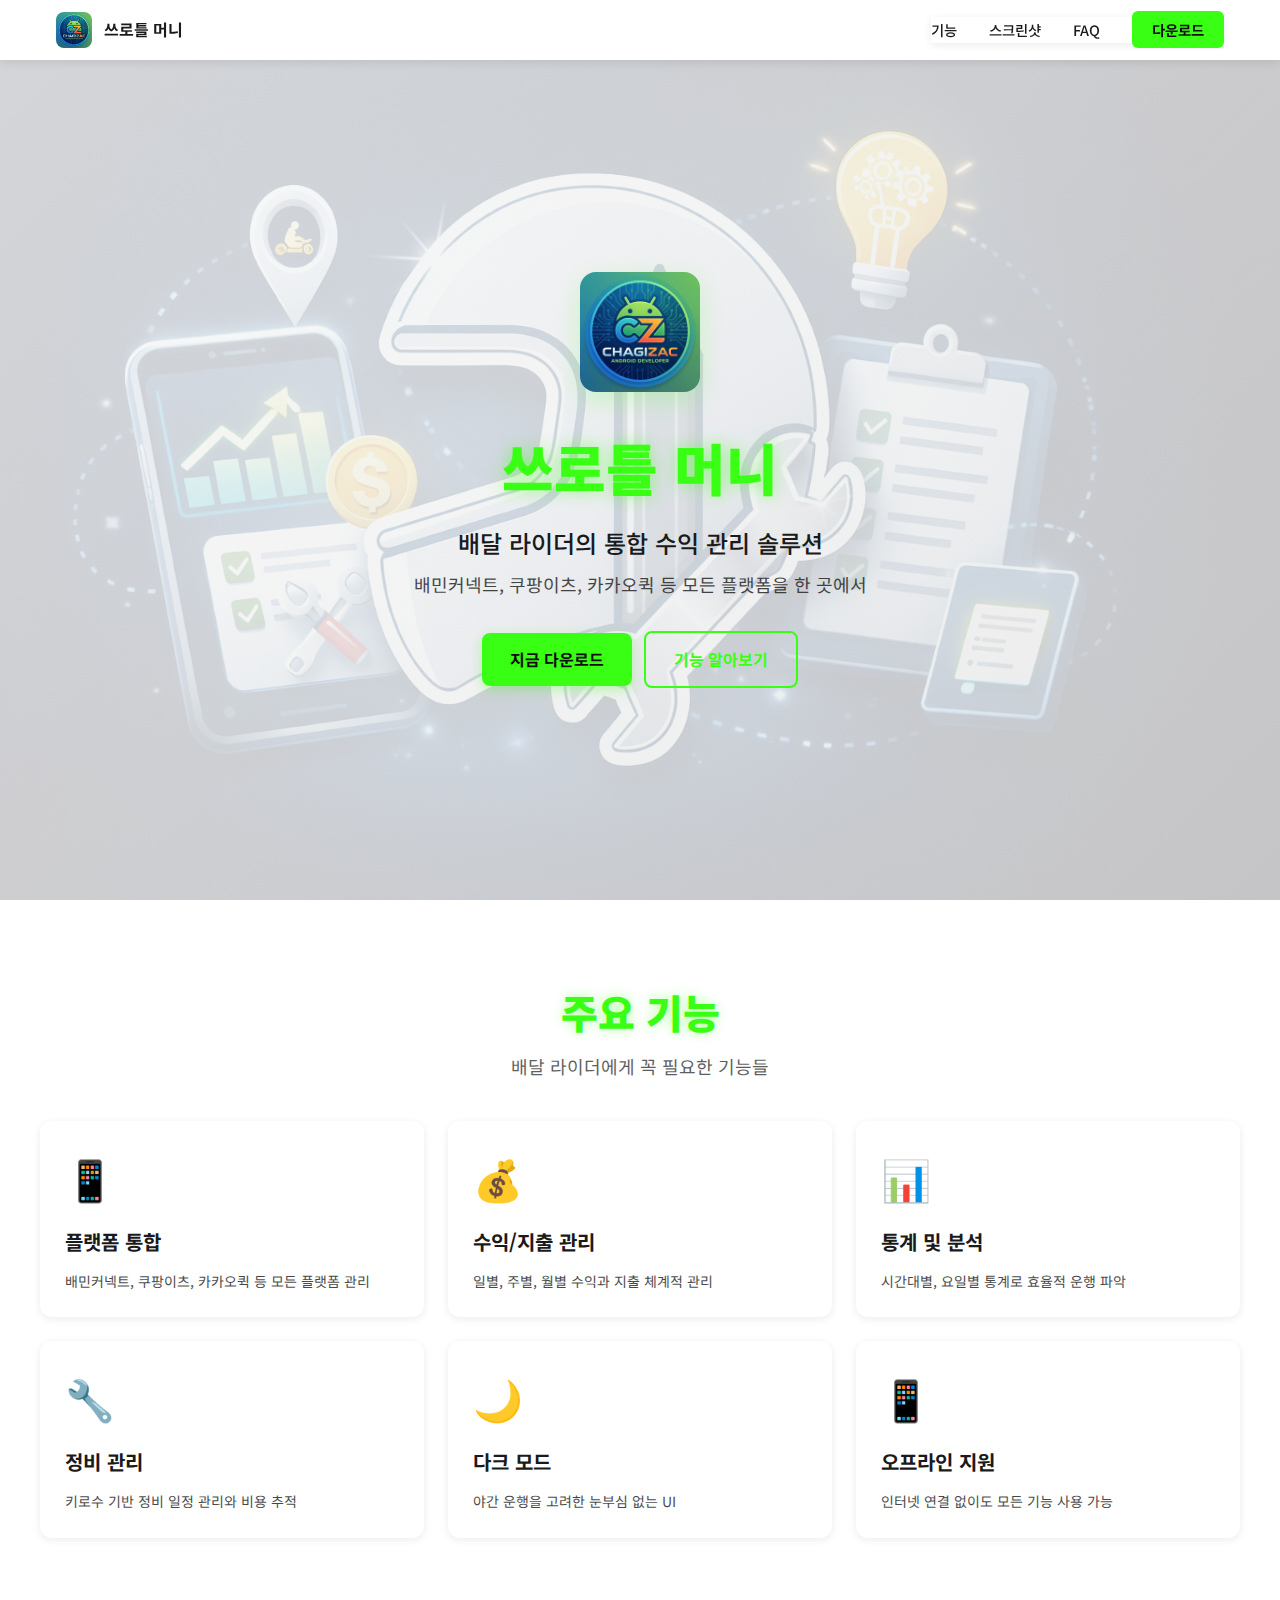
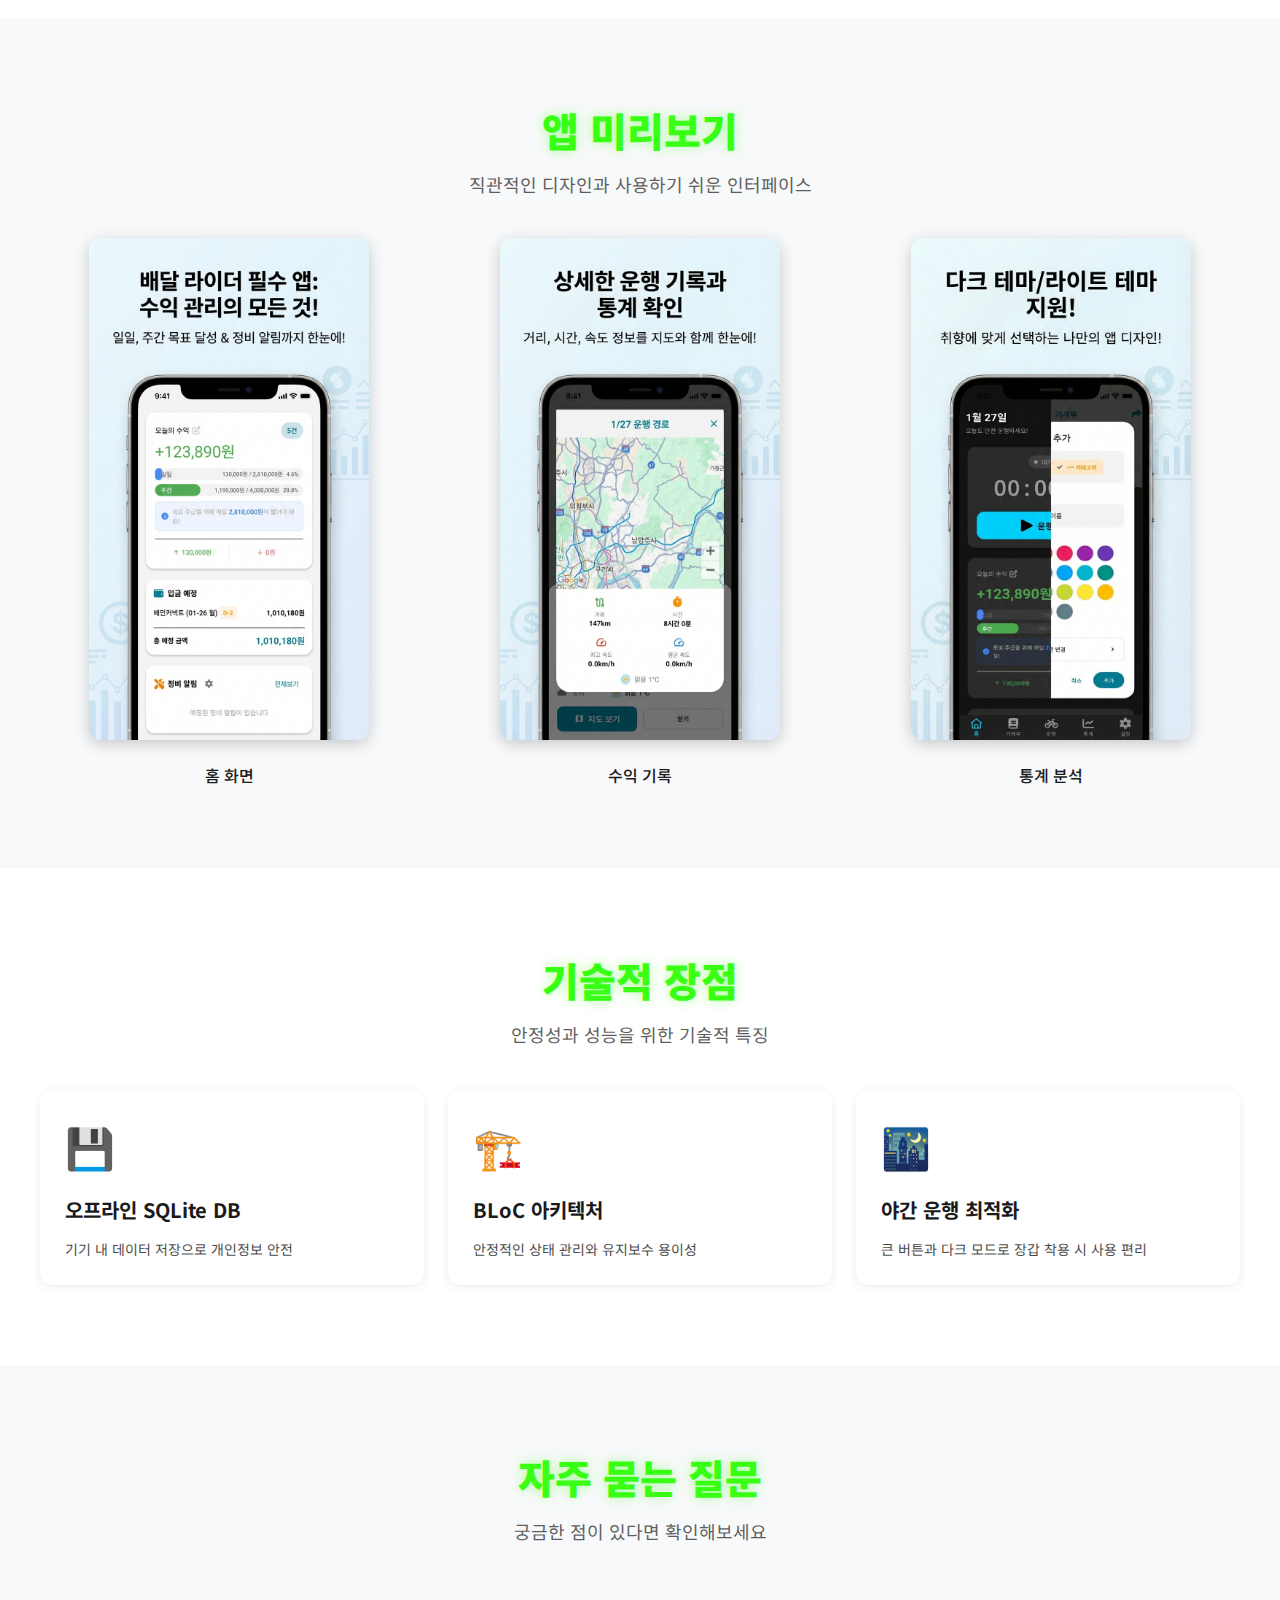
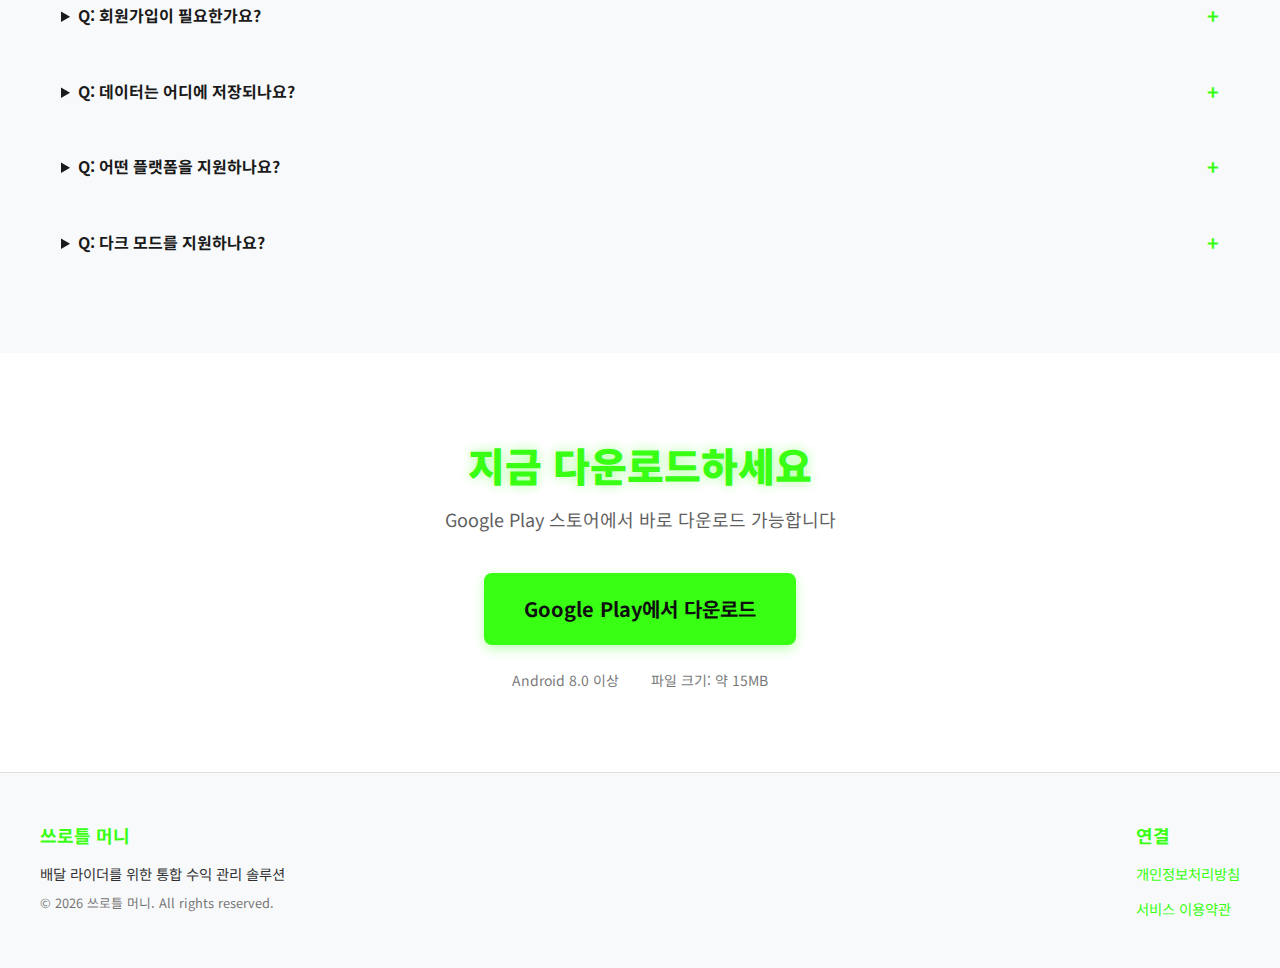
<file: index.html>
<!DOCTYPE html>
<html lang="ko">
<head>
  <meta charset="UTF-8">
  <meta name="viewport" content="width=device-width, initial-scale=1.0">
  <title>쓰로틀 머니 - 배달 라이더 통합 수익 관리 앱 | 배민커넥트, 쿠팡이츠, 카카오퀵</title>
  <meta name="description" content="배민커넥트, 쿠팡이츠, 카카오퀵 등 배달 플랫폼 통합 수익 관리 앱. 다크모드, 오프라인 DB, 통계, 정비 관리까지 한 곳에서 해결하세요. 무료로 다운로드!">
  <meta name="keywords" content="쓰로틀 머니, 배달 라이더, 수익 관리, 배민커넥트, 쿠팡이츠, 카카오퀵, 배달앱, 배달 가계부, 수익 추적, 배달 통계">
  <meta name="author" content="쓰로틀 머니">
  <meta name="robots" content="index, follow">
  <meta name="googlebot" content="index, follow">

  <!-- Open Graph -->
  <meta property="og:title" content="쓰로틀 머니 - 배달 라이더 통합 수익 관리 앱">
  <meta property="og:description" content="배민커넥트, 쿠팡이츠, 카카오퀵 등 모든 배달 플랫폼을 한 앱에서 관리하세요. 수익/지출 관리, 통계, 정비 관리까지!">
  <meta property="og:type" content="website">
  <meta property="og:url" content="https://chagizac.github.io/Throttle-Money/">
  <meta property="og:image" content="https://chagizac.github.io/Throttle-Money/assets/images/app-icon.png">
  <meta property="og:site_name" content="쓰로틀 머니">
  <meta property="og:locale" content="ko_KR">

  <!-- Twitter Card -->
  <meta name="twitter:card" content="summary_large_image">
  <meta name="twitter:title" content="쓰로틀 머니 - 배달 라이더 통합 수익 관리 앱">
  <meta name="twitter:description" content="배민커넥트, 쿠팡이츠, 카카오퀵 등 모든 배달 플랫폼을 한 앱에서 관리하세요">
  <meta name="twitter:image" content="https://chagizac.github.io/Throttle-Money/assets/images/app-icon.png">

  <!-- Canonical URL -->
  <link rel="canonical" href="https://chagizac.github.io/Throttle-Money/">

  <!-- JSON-LD Structured Data -->
  <script type="application/ld+json">
  {
    "@context": "https://schema.org",
    "@type": "SoftwareApplication",
    "name": "쓰로틀 머니",
    "alternateName": "Throttle Money",
    "applicationCategory": "BusinessApplication",
    "operatingSystem": "Android",
    "offers": {
      "@type": "Offer",
      "price": "0",
      "priceCurrency": "KRW"
    },
    "aggregateRating": {
      "@type": "AggregateRating",
      "ratingValue": "4.8",
      "ratingCount": "120"
    },
    "description": "배민커넥트, 쿠팡이츠, 카카오퀵 등 배달 플랫폼 통합 수익 관리 앱. 다크모드, 오프라인 DB, 통계, 정비 관리까지 한 곳에서 해결하세요.",
    "url": "https://chagizac.github.io/Throttle-Money/",
    "author": {
      "@type": "Organization",
      "name": "쓰로틀 머니",
      "url": "https://chagizac.github.io/Throttle-Money/"
    },
    "screenshot": [
      "https://chagizac.github.io/Throttle-Money/assets/images/screenshot-1.png",
      "https://chagizac.github.io/Throttle-Money/assets/images/screenshot-2.png",
      "https://chagizac.github.io/Throttle-Money/assets/images/screenshot-3.png"
    ],
    "featureList": [
      "플랫폼 통합",
      "수익/지출 관리",
      "통계 및 분석",
      "정비 관리",
      "다크 모드",
      "오프라인 지원"
    ],
    "softwareVersion": "1.0.0",
    "downloadUrl": "https://play.google.com/store/apps/details?id=com.jayem.throttlemoney"
  }
  </script>

  <link rel="stylesheet" href="./assets/css/styles.css">
  <link href="https://fonts.googleapis.com/css2?family=Noto+Sans+KR:wght@400;500;700;900&display=swap" rel="stylesheet">
</head>
<body class="font-sans">
  <!-- 네비게이션 -->
  <nav class="nav">
    <div class="nav-container">
      <div class="nav-brand">
        <img src="./assets/images/app-icon.png" alt="쓰로틀 머니" class="nav-logo">
        <span class="nav-title">쓰로틀 머니</span>
      </div>
      <button class="nav-toggle" id="nav-toggle" aria-label="메뉴">
        <span></span>
        <span></span>
        <span></span>
      </button>
      <ul class="nav-menu" id="nav-menu">
        <li><a href="#features" class="nav-link">기능</a></li>
        <li><a href="#screenshots" class="nav-link">스크린샷</a></li>
        <li><a href="#faq" class="nav-link">FAQ</a></li>
        <li><a href="#download" class="nav-link nav-cta">다운로드</a></li>
      </ul>
    </div>
  </nav>

  <!-- 1. 히어로 섹션 -->
  <section id="hero" class="hero">
    <div class="hero-bg"></div>
    <div class="hero-content">
      <img src="./assets/images/app-icon.png" alt="쓰로틀 머니" class="hero-icon">
      <h1 class="hero-title">쓰로틀 머니</h1>
      <p class="hero-subtitle">배달 라이더의 통합 수익 관리 솔루션</p>
      <p class="hero-description">배민커넥트, 쿠팡이츠, 카카오퀵 등 모든 플랫폼을 한 곳에서</p>
      <div class="hero-buttons">
        <a href="#download" class="btn btn-primary">지금 다운로드</a>
        <a href="#features" class="btn btn-secondary">기능 알아보기</a>
      </div>
    </div>
  </section>

  <!-- 2. 기능 소개 -->
  <section id="features" class="section">
    <div class="container">
      <h2 class="section-title">주요 기능</h2>
      <p class="section-subtitle">배달 라이더에게 꼭 필요한 기능들</p>
      <div class="grid grid-3">
        <div class="card feature-card">
          <div class="card-icon">📱</div>
          <h3 class="card-title">플랫폼 통합</h3>
          <p class="card-text">배민커넥트, 쿠팡이츠, 카카오퀵 등 모든 플랫폼 관리</p>
        </div>
        <div class="card feature-card">
          <div class="card-icon">💰</div>
          <h3 class="card-title">수익/지출 관리</h3>
          <p class="card-text">일별, 주별, 월별 수익과 지출 체계적 관리</p>
        </div>
        <div class="card feature-card">
          <div class="card-icon">📊</div>
          <h3 class="card-title">통계 및 분석</h3>
          <p class="card-text">시간대별, 요일별 통계로 효율적 운행 파악</p>
        </div>
        <div class="card feature-card">
          <div class="card-icon">🔧</div>
          <h3 class="card-title">정비 관리</h3>
          <p class="card-text">키로수 기반 정비 일정 관리와 비용 추적</p>
        </div>
        <div class="card feature-card">
          <div class="card-icon">🌙</div>
          <h3 class="card-title">다크 모드</h3>
          <p class="card-text">야간 운행을 고려한 눈부심 없는 UI</p>
        </div>
        <div class="card feature-card">
          <div class="card-icon">📱</div>
          <h3 class="card-title">오프라인 지원</h3>
          <p class="card-text">인터넷 연결 없이도 모든 기능 사용 가능</p>
        </div>
      </div>
    </div>
  </section>

  <!-- 3. 스크린샷 갤러리 -->
  <section id="screenshots" class="section section-alt">
    <div class="container">
      <h2 class="section-title">앱 미리보기</h2>
      <p class="section-subtitle">직관적인 디자인과 사용하기 쉬운 인터페이스</p>
      <div class="screenshot-gallery">
        <div class="screenshot-item">
          <img src="./assets/images/screenshot-1.png" alt="홈 화면" class="screenshot-img">
          <p class="screenshot-label">홈 화면</p>
        </div>
        <div class="screenshot-item">
          <img src="./assets/images/screenshot-2.png" alt="수익 기록" class="screenshot-img">
          <p class="screenshot-label">수익 기록</p>
        </div>
        <div class="screenshot-item">
          <img src="./assets/images/screenshot-3.png" alt="통계" class="screenshot-img">
          <p class="screenshot-label">통계 분석</p>
        </div>
      </div>
    </div>
  </section>

  <!-- 4. 기술 특징 -->
  <section id="tech" class="section">
    <div class="container">
      <h2 class="section-title">기술적 장점</h2>
      <p class="section-subtitle">안정성과 성능을 위한 기술적 특징</p>
      <div class="grid grid-3">
        <div class="card tech-card">
          <div class="card-icon">💾</div>
          <h3 class="card-title">오프라인 SQLite DB</h3>
          <p class="card-text">기기 내 데이터 저장으로 개인정보 안전</p>
        </div>
        <div class="card tech-card">
          <div class="card-icon">🏗️</div>
          <h3 class="card-title">BLoC 아키텍처</h3>
          <p class="card-text">안정적인 상태 관리와 유지보수 용이성</p>
        </div>
        <div class="card tech-card">
          <div class="card-icon">🌃</div>
          <h3 class="card-title">야간 운행 최적화</h3>
          <p class="card-text">큰 버튼과 다크 모드로 장갑 착용 시 사용 편리</p>
        </div>
      </div>
    </div>
  </section>

  <!-- 5. FAQ 섹션 -->
  <section id="faq" class="section section-alt">
    <div class="container">
      <h2 class="section-title">자주 묻는 질문</h2>
      <p class="section-subtitle">궁금한 점이 있다면 확인해보세요</p>
      <div class="faq-list">
        <details class="faq-item">
          <summary class="faq-question">Q: 회원가입이 필요한가요?</summary>
          <p class="faq-answer">A: 아니요, 회원가입 없이 바로 사용할 수 있습니다. 모든 데이터는 기기 내에만 저장됩니다.</p>
        </details>
        <details class="faq-item">
          <summary class="faq-question">Q: 데이터는 어디에 저장되나요?</summary>
          <p class="faq-answer">A: 기기 내 SQLite DB에 저장되며 외부 서버로 전송되지 않아 개인정보가 안전합니다.</p>
        </details>
        <details class="faq-item">
          <summary class="faq-question">Q: 어떤 플랫폼을 지원하나요?</summary>
          <p class="faq-answer">A: 배민커넥트, 쿠팡이츠, 카카오퀵 등 다양한 배달 플랫폼을 지원하며, 계속 추가될 예정입니다.</p>
        </details>
        <details class="faq-item">
          <summary class="faq-question">Q: 다크 모드를 지원하나요?</summary>
          <p class="faq-answer">A: 네, 야간 운행을 고려한 다크 모드를 기본으로 제공하며 눈의 피로를 줄여줍니다.</p>
        </details>
      </div>
    </div>
  </section>

  <!-- 6. 다운로드 섹션 -->
  <section id="download" class="section">
    <div class="container">
      <div class="download-content">
        <h2 class="section-title">지금 다운로드하세요</h2>
        <p class="section-subtitle">Google Play 스토어에서 바로 다운로드 가능합니다</p>
        <a href="https://play.google.com/store/apps/details?id=com.jayem.throttlemoney" class="btn btn-primary btn-large">
          Google Play에서 다운로드
        </a>
        <div class="download-info">
          <span>Android 8.0 이상</span>
          <span>파일 크기: 약 15MB</span>
        </div>
      </div>
    </div>
  </section>

  <!-- 7. 푸터 -->
  <footer class="footer">
    <div class="container">
      <div class="footer-content">
        <div class="footer-brand">
          <h3 class="footer-title">쓰로틀 머니</h3>
          <p class="footer-text">배달 라이더를 위한 통합 수익 관리 솔루션</p>
          <p class="footer-copyright">© 2026 쓰로틀 머니. All rights reserved.</p>
        </div>
        <div class="footer-links">
          <h3 class="footer-title">연결</h3>
          <div class="footer-link-list">
            <a href="./privacy.html" class="footer-link">개인정보처리방침</a>
            <a href="./terms.html" class="footer-link">서비스 이용약관</a>
          </div>
        </div>
      </div>
    </div>
  </footer>

  <script src="./assets/js/main.js"></script>
</body>
</html>
</file>
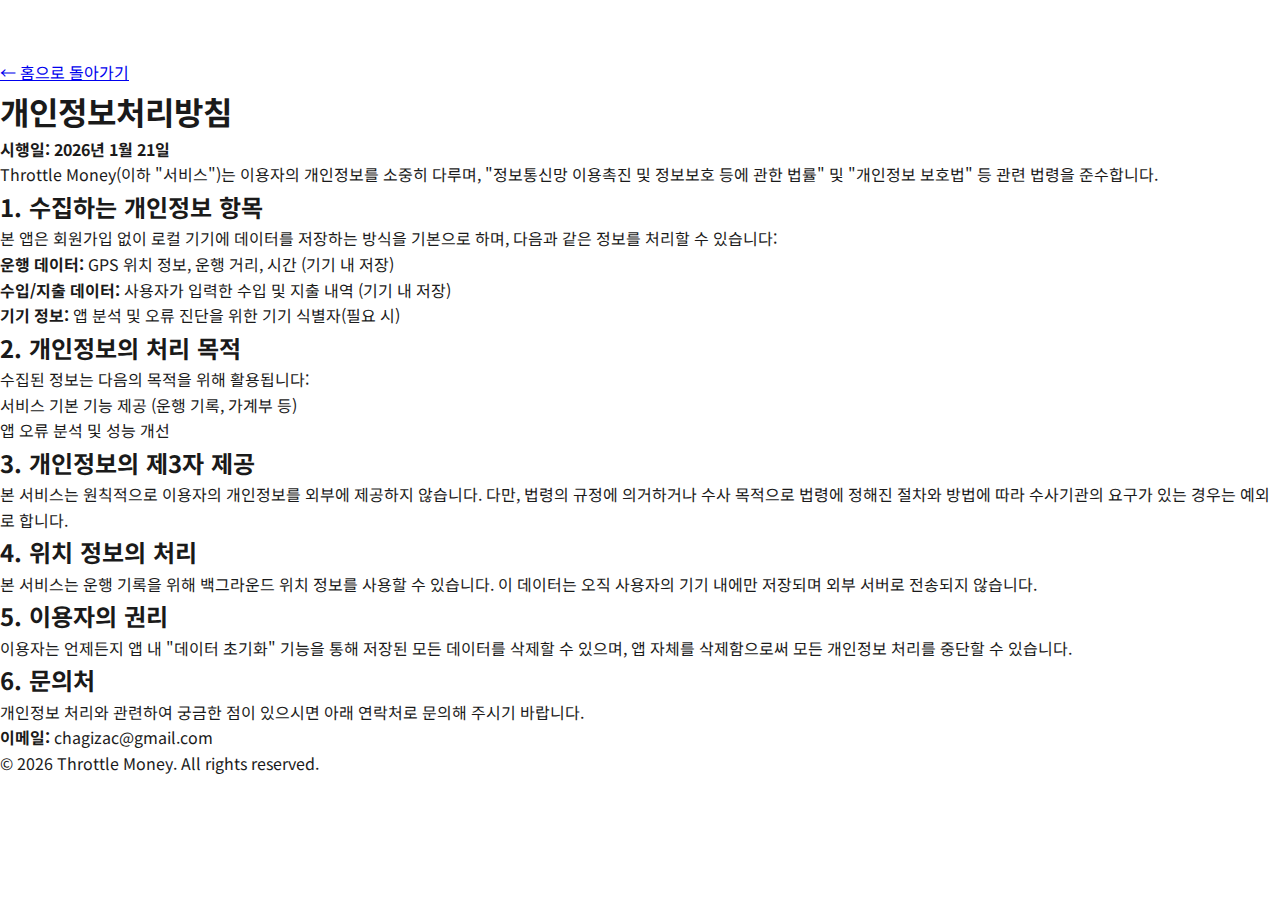
<file: privacy.html>
<!DOCTYPE html>
<html lang="ko">
<head>
  <meta charset="UTF-8">
  <meta name="viewport" content="width=device-width, initial-scale=1.0">
  <title>개인정보처리방침 | 쓰로틀 머니</title>
  <meta name="description" content="쓰로틀 머니의 개인정보처리방침. 개인정보 수집, 이용, 제공 등에 대한 안내.">
  <meta name="robots" content="noindex, follow">
  <link rel="canonical" href="https://chagizac.github.io/Throttle-Money/privacy.html">
  <link rel="stylesheet" href="./assets/css/styles.css">
  <link href="https://fonts.googleapis.com/css2?family=Noto+Sans+KR:wght@400;500;700;900&display=swap" rel="stylesheet">
</head>
<body class="font-sans">
  <div class="max-w-4xl mx-auto px-4 py-20">
    <div class="mb-8">
      <a href="./index.html" class="text-neon-green hover:underline mb-4 inline-block">← 홈으로 돌아가기</a>
    </div>
    
    <h1 class="text-3xl md:text-4xl font-bold mb-4 neon-text">개인정보처리방침</h1>
    <p class="text-lg font-medium mb-8"><strong>시행일: 2026년 1월 21일</strong></p>

    <p class="mb-8">Throttle Money(이하 "서비스")는 이용자의 개인정보를 소중히 다루며, "정보통신망 이용촉진 및 정보보호 등에 관한 법률" 및 "개인정보 보호법" 등 관련 법령을 준수합니다.</p>

    <h2 class="text-2xl font-bold mb-4 mt-8 neon-text">1. 수집하는 개인정보 항목</h2>
    <p class="mb-4">본 앱은 회원가입 없이 로컬 기기에 데이터를 저장하는 방식을 기본으로 하며, 다음과 같은 정보를 처리할 수 있습니다:</p>
    <ul class="list-disc pl-6 mb-8 space-y-2">
      <li><strong>운행 데이터:</strong> GPS 위치 정보, 운행 거리, 시간 (기기 내 저장)</li>
      <li><strong>수입/지출 데이터:</strong> 사용자가 입력한 수입 및 지출 내역 (기기 내 저장)</li>
      <li><strong>기기 정보:</strong> 앱 분석 및 오류 진단을 위한 기기 식별자(필요 시)</li>
    </ul>

    <h2 class="text-2xl font-bold mb-4 mt-8 neon-text">2. 개인정보의 처리 목적</h2>
    <p class="mb-4">수집된 정보는 다음의 목적을 위해 활용됩니다:</p>
    <ul class="list-disc pl-6 mb-8 space-y-2">
      <li>서비스 기본 기능 제공 (운행 기록, 가계부 등)</li>
      <li>앱 오류 분석 및 성능 개선</li>
    </ul>

    <h2 class="text-2xl font-bold mb-4 mt-8 neon-text">3. 개인정보의 제3자 제공</h2>
    <p class="mb-8">본 서비스는 원칙적으로 이용자의 개인정보를 외부에 제공하지 않습니다. 다만, 법령의 규정에 의거하거나 수사 목적으로 법령에 정해진 절차와 방법에 따라 수사기관의 요구가 있는 경우는 예외로 합니다.</p>

    <h2 class="text-2xl font-bold mb-4 mt-8 neon-text">4. 위치 정보의 처리</h2>
    <p class="mb-8">본 서비스는 운행 기록을 위해 백그라운드 위치 정보를 사용할 수 있습니다. 이 데이터는 오직 사용자의 기기 내에만 저장되며 외부 서버로 전송되지 않습니다.</p>

    <h2 class="text-2xl font-bold mb-4 mt-8 neon-text">5. 이용자의 권리</h2>
    <p class="mb-8">이용자는 언제든지 앱 내 "데이터 초기화" 기능을 통해 저장된 모든 데이터를 삭제할 수 있으며, 앱 자체를 삭제함으로써 모든 개인정보 처리를 중단할 수 있습니다.</p>

    <h2 class="text-2xl font-bold mb-4 mt-8 neon-text">6. 문의처</h2>
    <p class="mb-8">개인정보 처리와 관련하여 궁금한 점이 있으시면 아래 연락처로 문의해 주시기 바랍니다.</p>
    <p class="mb-8"><strong>이메일:</strong> chagizac@gmail.com</p>

    <div class="mt-12 pt-8 border-t border-gray-700">
      <p class="text-sm opacity-70">© 2026 Throttle Money. All rights reserved.</p>
    </div>
  </div>
</body>
</html>
</file>
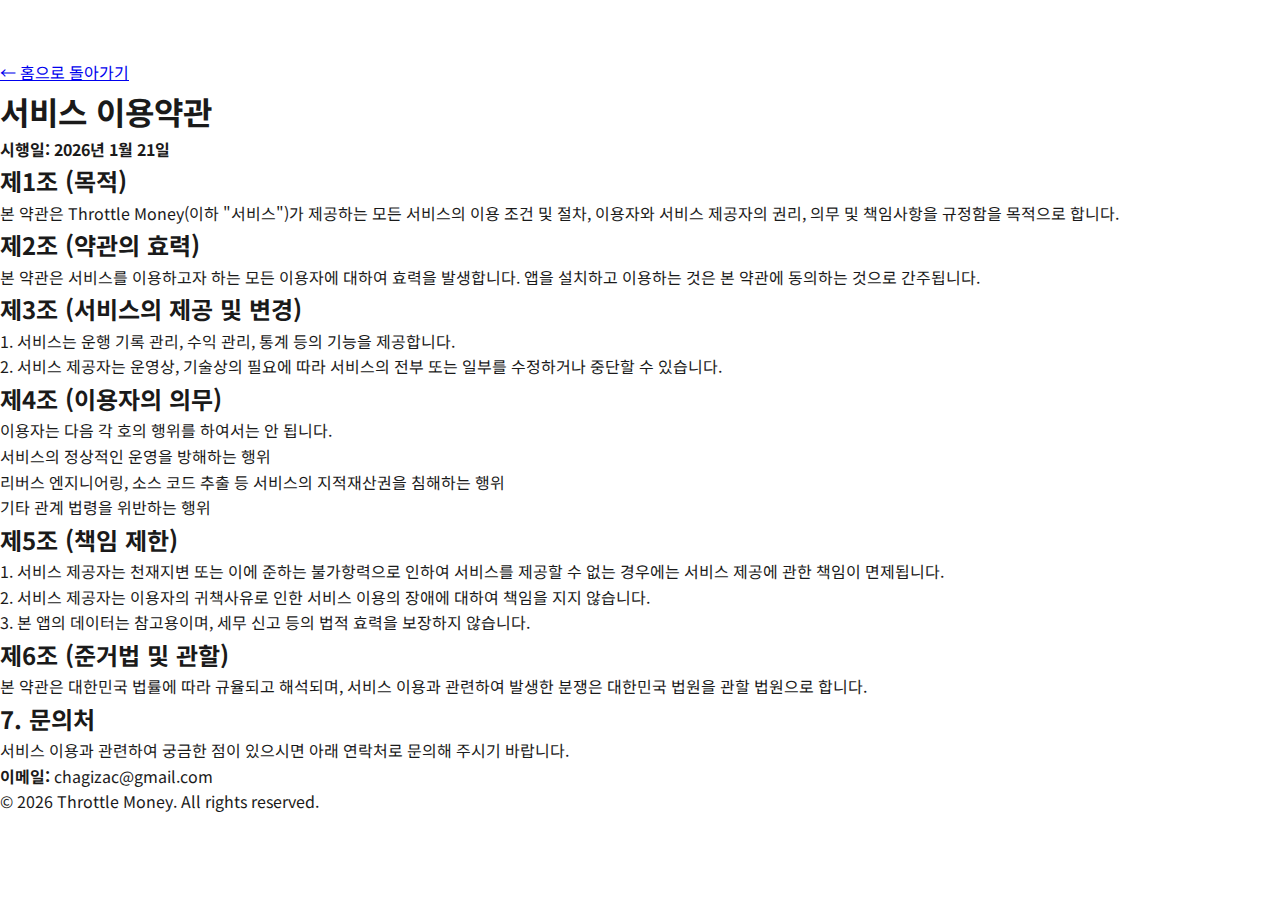
<file: terms.html>
<!DOCTYPE html>
<html lang="ko">
<head>
  <meta charset="UTF-8">
  <meta name="viewport" content="width=device-width, initial-scale=1.0">
  <title>서비스 이용약관 | 쓰로틀 머니</title>
  <meta name="description" content="쓰로틀 머니의 서비스 이용약관. 이용자의 권리와 의무, 책임 등에 대한 안내.">
  <meta name="robots" content="noindex, follow">
  <link rel="canonical" href="https://chagizac.github.io/Throttle-Money/terms.html">
  <link rel="stylesheet" href="./assets/css/styles.css">
  <link href="https://fonts.googleapis.com/css2?family=Noto+Sans+KR:wght@400;500;700;900&display=swap" rel="stylesheet">
</head>
<body class="font-sans">
  <div class="max-w-4xl mx-auto px-4 py-20">
    <div class="mb-8">
      <a href="./index.html" class="text-neon-green hover:underline mb-4 inline-block">← 홈으로 돌아가기</a>
    </div>
    
    <h1 class="text-3xl md:text-4xl font-bold mb-4 neon-text">서비스 이용약관</h1>
    <p class="text-lg font-medium mb-8"><strong>시행일: 2026년 1월 21일</strong></p>

    <h2 class="text-2xl font-bold mb-4 mt-8 neon-text">제1조 (목적)</h2>
    <p class="mb-8">본 약관은 Throttle Money(이하 "서비스")가 제공하는 모든 서비스의 이용 조건 및 절차, 이용자와 서비스 제공자의 권리, 의무 및 책임사항을 규정함을 목적으로 합니다.</p>

    <h2 class="text-2xl font-bold mb-4 mt-8 neon-text">제2조 (약관의 효력)</h2>
    <p class="mb-8">본 약관은 서비스를 이용하고자 하는 모든 이용자에 대하여 효력을 발생합니다. 앱을 설치하고 이용하는 것은 본 약관에 동의하는 것으로 간주됩니다.</p>

    <h2 class="text-2xl font-bold mb-4 mt-8 neon-text">제3조 (서비스의 제공 및 변경)</h2>
    <p class="mb-8">
      1. 서비스는 운행 기록 관리, 수익 관리, 통계 등의 기능을 제공합니다.<br>
      2. 서비스 제공자는 운영상, 기술상의 필요에 따라 서비스의 전부 또는 일부를 수정하거나 중단할 수 있습니다.
    </p>

    <h2 class="text-2xl font-bold mb-4 mt-8 neon-text">제4조 (이용자의 의무)</h2>
    <p class="mb-4">이용자는 다음 각 호의 행위를 하여서는 안 됩니다.</p>
    <ul class="list-disc pl-6 mb-8 space-y-2">
      <li>서비스의 정상적인 운영을 방해하는 행위</li>
      <li>리버스 엔지니어링, 소스 코드 추출 등 서비스의 지적재산권을 침해하는 행위</li>
      <li>기타 관계 법령을 위반하는 행위</li>
    </ul>

    <h2 class="text-2xl font-bold mb-4 mt-8 neon-text">제5조 (책임 제한)</h2>
    <p class="mb-8">
      1. 서비스 제공자는 천재지변 또는 이에 준하는 불가항력으로 인하여 서비스를 제공할 수 없는 경우에는 서비스 제공에 관한 책임이 면제됩니다.<br>
      2. 서비스 제공자는 이용자의 귀책사유로 인한 서비스 이용의 장애에 대하여 책임을 지지 않습니다.<br>
      3. 본 앱의 데이터는 참고용이며, 세무 신고 등의 법적 효력을 보장하지 않습니다.
    </p>

    <h2 class="text-2xl font-bold mb-4 mt-8 neon-text">제6조 (준거법 및 관할)</h2>
    <p class="mb-8">본 약관은 대한민국 법률에 따라 규율되고 해석되며, 서비스 이용과 관련하여 발생한 분쟁은 대한민국 법원을 관할 법원으로 합니다.</p>

    <h2 class="text-2xl font-bold mb-4 mt-8 neon-text">7. 문의처</h2>
    <p class="mb-8">서비스 이용과 관련하여 궁금한 점이 있으시면 아래 연락처로 문의해 주시기 바랍니다.</p>
    <p class="mb-8"><strong>이메일:</strong> chagizac@gmail.com</p>

    <div class="mt-12 pt-8 border-t border-gray-700">
      <p class="text-sm opacity-70">© 2026 Throttle Money. All rights reserved.</p>
    </div>
  </div>
</body>
</html>
</file>
<file: assets/css/styles.css>
/* Google Fonts Import */
@import url('https://fonts.googleapis.com/css2?family=Noto+Sans+KR:wght@400;500;700;900&display=swap');

/* CSS Variables */
:root {
  --primary: #39FF14;
  --primary-hover: #32CC11;
  --bg-light: #FFFFFF;
  --bg-dark: #0F0F0F;
  --bg-secondary-light: #F8F9FA;
  --bg-secondary-dark: #1A1A1A;
  --bg-card-light: #FFFFFF;
  --bg-card-dark: #1A1A1A;
  --text-light: #1A1A1A;
  --text-dark: #E0E0E0;
  --text-secondary-light: #666666;
  --text-secondary-dark: #A0A0A0;
  --border-light: #E0E0E0;
  --border-dark: #2A2A2A;
  --shadow-light: rgba(0, 0, 0, 0.08);
  --shadow-dark: rgba(0, 0, 0, 0.2);
  --nav-height: 60px;
}

/* Reset & Base Styles */
* {
  box-sizing: border-box;
  margin: 0;
  padding: 0;
}

html {
  scroll-behavior: smooth;
}

body {
  font-family: 'Noto Sans KR', -apple-system, BlinkMacSystemFont, 'Segoe UI', 'Apple SD Gothic Neo', 'Malgun Gothic', sans-serif;
  line-height: 1.6;
  color: var(--text-light);
  background-color: var(--bg-light);
  transition: background-color 0.3s ease, color 0.3s ease;
  overflow-x: hidden;
  padding-top: var(--nav-height);
}

/* Dark Mode Styles */
@media (prefers-color-scheme: dark) {
  body {
    background-color: var(--bg-dark);
    color: var(--text-dark);
  }
  
  .card,
  .nav-menu {
    background-color: var(--bg-card-dark);
    border-color: var(--border-dark);
    box-shadow: 0 2px 8px var(--shadow-dark);
  }
  
  .card:hover {
    border-color: var(--primary);
    box-shadow: 0 4px 12px rgba(57, 255, 20, 0.15);
  }
}

/* Light Mode Styles */
@media (prefers-color-scheme: light) {
  body {
    background-color: var(--bg-light);
    color: var(--text-light);
  }
  
  .card,
  .nav-menu {
    background-color: var(--bg-card-light);
    border-color: var(--border-light);
    box-shadow: 0 2px 8px var(--shadow-light);
  }
  
  .card:hover {
    border-color: var(--primary);
    box-shadow: 0 4px 12px rgba(57, 255, 20, 0.15);
  }
}

/* Navigation */
.nav {
  position: fixed;
  top: 0;
  left: 0;
  right: 0;
  height: var(--nav-height);
  background-color: var(--bg-dark);
  z-index: 1000;
  box-shadow: 0 2px 10px rgba(0, 0, 0, 0.3);
  transition: background-color 0.3s ease;
}

@media (prefers-color-scheme: light) {
  .nav {
    background-color: rgba(255, 255, 255, 0.95);
    box-shadow: 0 2px 10px rgba(0, 0, 0, 0.1);
  }
}

.nav-container {
  max-width: 1200px;
  margin: 0 auto;
  padding: 0 1rem;
  height: 100%;
  display: flex;
  align-items: center;
  justify-content: space-between;
}

.nav-brand {
  display: flex;
  align-items: center;
  gap: 0.75rem;
}

.nav-logo {
  width: 36px;
  height: 36px;
  object-fit: contain;
  border-radius: 8px;
}

.nav-title {
  font-weight: 700;
  font-size: 1rem;
  color: var(--text-light);
}

@media (prefers-color-scheme: dark) {
  .nav-title {
    color: var(--text-dark);
  }
}

.nav-toggle {
  display: none;
  flex-direction: column;
  justify-content: space-around;
  width: 30px;
  height: 24px;
  background: transparent;
  border: none;
  cursor: pointer;
  padding: 0;
  z-index: 10;
}

.nav-toggle span {
  width: 100%;
  height: 2px;
  background-color: var(--primary);
  transition: all 0.3s linear;
  transform-origin: center;
}

.nav-menu {
  display: flex;
  gap: 2rem;
  align-items: center;
  list-style: none;
}

.nav-link {
  color: var(--text-light);
  text-decoration: none;
  font-weight: 500;
  font-size: 0.9rem;
  transition: color 0.3s ease;
}

@media (prefers-color-scheme: dark) {
  .nav-link {
    color: var(--text-dark);
  }
}

.nav-link:hover {
  color: var(--primary);
}

.nav-cta {
  background-color: var(--primary);
  color: var(--bg-dark) !important;
  padding: 0.5rem 1.25rem;
  border-radius: 6px;
  font-weight: 700;
}

.nav-cta:hover {
  background-color: var(--primary-hover);
}

/* Mobile Navigation */
@media (max-width: 768px) {
  .nav-toggle {
    display: flex;
  }
  
  .nav-menu {
    position: fixed;
    top: var(--nav-height);
    left: 0;
    right: 0;
    flex-direction: column;
    align-items: stretch;
    padding: 1rem;
    gap: 0.5rem;
    transform: translateX(-100%);
    transition: transform 0.3s ease;
    box-shadow: 0 4px 20px rgba(0, 0, 0, 0.3);
  }
  
  .nav-menu.active {
    transform: translateX(0);
  }
  
  .nav-link {
    padding: 0.75rem 1rem;
    border-radius: 6px;
    text-align: center;
  }
}

/* Hero Section */
.hero {
  position: relative;
  min-height: calc(100vh - var(--nav-height));
  display: flex;
  align-items: center;
  justify-content: center;
  background: linear-gradient(135deg, var(--bg-dark) 0%, #1a1a2e 100%);
  overflow: hidden;
}

@media (prefers-color-scheme: light) {
  .hero {
    background: linear-gradient(135deg, var(--bg-secondary-light) 0%, #e8e8e8 100%);
  }
}

.hero-bg {
  position: absolute;
  inset: 0;
  background-image: url('../images/hero-bg.jpg');
  background-size: cover;
  background-position: center;
  opacity: 0.15;
}

.hero-content {
  position: relative;
  z-index: 1;
  text-align: center;
  padding: 2rem 1rem;
  max-width: 800px;
}

.hero-icon {
  width: 80px;
  height: 80px;
  margin-bottom: 1.5rem;
  object-fit: contain;
  border-radius: 16px;
  box-shadow: 0 8px 24px rgba(57, 255, 20, 0.2);
}

@media (min-width: 480px) {
  .hero-icon {
    width: 100px;
    height: 100px;
  }
}

@media (min-width: 768px) {
  .hero-icon {
    width: 120px;
    height: 120px;
  }
}

.hero-title {
  font-size: 2rem;
  font-weight: 900;
  margin-bottom: 0.75rem;
  color: var(--primary);
  text-shadow: 0 0 16px rgba(57, 255, 20, 0.5);
}

@media (min-width: 480px) {
  .hero-title {
    font-size: 2.5rem;
  }
}

@media (min-width: 768px) {
  .hero-title {
    font-size: 3rem;
  }
}

@media (min-width: 1024px) {
  .hero-title {
    font-size: 3.5rem;
  }
}

.hero-subtitle {
  font-size: 1.125rem;
  font-weight: 500;
  margin-bottom: 0.5rem;
}

@media (min-width: 480px) {
  .hero-subtitle {
    font-size: 1.25rem;
  }
}

@media (min-width: 768px) {
  .hero-subtitle {
    font-size: 1.5rem;
  }
}

.hero-description {
  font-size: 0.9rem;
  margin-bottom: 2rem;
  opacity: 0.8;
}

@media (min-width: 480px) {
  .hero-description {
    font-size: 1rem;
  }
}

@media (min-width: 768px) {
  .hero-description {
    font-size: 1.125rem;
  }
}

.hero-buttons {
  display: flex;
  flex-direction: column;
  gap: 0.75rem;
  align-items: center;
}

@media (min-width: 480px) {
  .hero-buttons {
    flex-direction: row;
    justify-content: center;
  }
}

/* Buttons */
.btn {
  display: inline-flex;
  align-items: center;
  justify-content: center;
  padding: 0.75rem 1.5rem;
  border-radius: 8px;
  font-weight: 700;
  font-size: 0.9rem;
  text-decoration: none;
  transition: all 0.3s ease;
  cursor: pointer;
  border: none;
}

@media (min-width: 480px) {
  .btn {
    padding: 0.875rem 1.75rem;
    font-size: 1rem;
  }
}

.btn-primary {
  background-color: var(--primary);
  color: var(--bg-dark);
  box-shadow: 0 4px 12px rgba(57, 255, 20, 0.3);
}

.btn-primary:hover {
  background-color: var(--primary-hover);
  transform: translateY(-2px);
  box-shadow: 0 6px 20px rgba(57, 255, 20, 0.4);
}

.btn-secondary {
  background-color: transparent;
  color: var(--primary);
  border: 2px solid var(--primary);
}

.btn-secondary:hover {
  background-color: var(--primary);
  color: var(--bg-dark);
}

.btn-large {
  padding: 1rem 2rem;
  font-size: 1.125rem;
}

@media (min-width: 768px) {
  .btn-large {
    padding: 1.25rem 2.5rem;
    font-size: 1.25rem;
  }
}

/* Section Styles */
.section {
  padding: 3rem 1rem;
}

@media (min-width: 480px) {
  .section {
    padding: 3.5rem 1.5rem;
  }
}

@media (min-width: 768px) {
  .section {
    padding: 4rem 2rem;
  }
}

@media (min-width: 1024px) {
  .section {
    padding: 5rem 2rem;
  }
}

.section-alt {
  background-color: var(--bg-secondary-dark);
}

@media (prefers-color-scheme: light) {
  .section-alt {
    background-color: var(--bg-secondary-light);
  }
}

.container {
  max-width: 1200px;
  margin: 0 auto;
}

.section-title {
  text-align: center;
  font-size: 1.75rem;
  font-weight: 900;
  margin-bottom: 0.5rem;
  color: var(--primary);
  text-shadow: 0 0 12px rgba(57, 255, 20, 0.4);
}

@media (min-width: 480px) {
  .section-title {
    font-size: 2rem;
  }
}

@media (min-width: 768px) {
  .section-title {
    font-size: 2.25rem;
  }
}

@media (min-width: 1024px) {
  .section-title {
    font-size: 2.5rem;
  }
}

.section-subtitle {
  text-align: center;
  font-size: 0.9rem;
  margin-bottom: 2rem;
  opacity: 0.7;
}

@media (min-width: 480px) {
  .section-subtitle {
    font-size: 1rem;
  }
}

@media (min-width: 768px) {
  .section-subtitle {
    font-size: 1.125rem;
    margin-bottom: 2.5rem;
  }
}

/* Grid System */
.grid {
  display: grid;
  gap: 1.5rem;
}

.grid-1 {
  grid-template-columns: 1fr;
}

.grid-2 {
  grid-template-columns: 1fr;
}

@media (min-width: 640px) {
  .grid-2 {
    grid-template-columns: repeat(2, 1fr);
  }
}

.grid-3 {
  grid-template-columns: 1fr;
}

@media (min-width: 640px) {
  .grid-3 {
    grid-template-columns: repeat(2, 1fr);
  }
}

@media (min-width: 1024px) {
  .grid-3 {
    grid-template-columns: repeat(3, 1fr);
  }
}

/* Card Styles */
.card {
  border: 1px solid transparent;
  border-radius: 12px;
  padding: 1.5rem;
  transition: all 0.3s ease;
}

.card-icon {
  font-size: 2rem;
  margin-bottom: 1rem;
}

@media (min-width: 480px) {
  .card-icon {
    font-size: 2.25rem;
  }
}

@media (min-width: 768px) {
  .card-icon {
    font-size: 2.5rem;
  }
}

.card-title {
  font-size: 1.125rem;
  font-weight: 700;
  margin-bottom: 0.75rem;
}

@media (min-width: 480px) {
  .card-title {
    font-size: 1.25rem;
  }
}

.card-text {
  font-size: 0.875rem;
  opacity: 0.8;
  line-height: 1.6;
}

/* Screenshot Gallery */
.screenshot-gallery {
  display: grid;
  grid-template-columns: 1fr;
  gap: 2rem;
  place-items: center;
}

@media (min-width: 640px) {
  .screenshot-gallery {
    grid-template-columns: repeat(2, 1fr);
  }
}

@media (min-width: 1024px) {
  .screenshot-gallery {
    grid-template-columns: repeat(3, 1fr);
  }
}

.screenshot-item {
  text-align: center;
}

.screenshot-img {
  width: 100%;
  max-width: 200px;
  height: auto;
  border-radius: 12px;
  box-shadow: 0 4px 16px rgba(0, 0, 0, 0.2);
  transition: all 0.3s ease;
}

@media (min-width: 480px) {
  .screenshot-img {
    max-width: 240px;
  }
}

@media (min-width: 768px) {
  .screenshot-img {
    max-width: 280px;
  }
}

.screenshot-item:hover .screenshot-img {
  transform: scale(1.05);
  box-shadow: 0 8px 24px rgba(57, 255, 20, 0.2);
}

.screenshot-label {
  margin-top: 1rem;
  font-weight: 500;
  font-size: 0.9rem;
}

@media (min-width: 480px) {
  .screenshot-label {
    font-size: 1rem;
  }
}

/* FAQ Styles */
.faq-list {
  display: flex;
  flex-direction: column;
  gap: 1rem;
}

.faq-item {
  padding: 1rem 1.25rem;
  border-radius: 10px;
  border: 1px solid transparent;
  cursor: pointer;
  transition: all 0.3s ease;
}

.faq-item:hover {
  border-color: var(--primary);
}

.faq-question {
  font-weight: 700;
  font-size: 0.95rem;
  padding-right: 1.5rem;
  position: relative;
}

@media (min-width: 480px) {
  .faq-question {
    font-size: 1rem;
  }
}

.faq-question::after {
  content: '+';
  position: absolute;
  right: 0;
  top: 50%;
  transform: translateY(-50%);
  color: var(--primary);
  font-weight: bold;
  font-size: 1.25rem;
  transition: transform 0.3s ease;
}

details[open] .faq-question::after {
  transform: translateY(-50%) rotate(45deg);
}

.faq-answer {
  margin-top: 0.75rem;
  padding-top: 0.75rem;
  border-top: 1px solid currentColor;
  opacity: 0.3;
  font-size: 0.875rem;
}

@media (min-width: 480px) {
  .faq-answer {
    font-size: 0.9375rem;
  }
}

/* Download Section */
.download-content {
  text-align: center;
  max-width: 600px;
  margin: 0 auto;
}

.download-info {
  display: flex;
  flex-direction: column;
  gap: 0.5rem;
  margin-top: 1.5rem;
  font-size: 0.875rem;
  opacity: 0.6;
}

@media (min-width: 480px) {
  .download-info {
    flex-direction: row;
    justify-content: center;
    gap: 2rem;
  }
}

/* Footer */
.footer {
  padding: 2rem 1rem;
  background-color: var(--bg-secondary-dark);
  border-top: 1px solid var(--border-dark);
}

@media (prefers-color-scheme: light) {
  .footer {
    background-color: var(--bg-secondary-light);
    border-top-color: var(--border-light);
  }
}

@media (min-width: 768px) {
  .footer {
    padding: 3rem 2rem;
  }
}

.footer-content {
  display: flex;
  flex-direction: column;
  gap: 2rem;
}

@media (min-width: 768px) {
  .footer-content {
    flex-direction: row;
    justify-content: space-between;
    align-items: flex-start;
  }
}

.footer-title {
  font-size: 1.125rem;
  font-weight: 700;
  margin-bottom: 0.75rem;
  color: var(--primary);
}

.footer-text {
  font-size: 0.9rem;
  margin-bottom: 0.5rem;
  opacity: 0.9;
}

.footer-copyright {
  font-size: 0.8rem;
  opacity: 0.6;
}

.footer-link-list {
  display: flex;
  flex-direction: column;
  gap: 0.5rem;
}

@media (min-width: 768px) {
  .footer-link-list {
    gap: 0.75rem;
  }
}

.footer-link {
  color: var(--primary);
  text-decoration: none;
  font-size: 0.9rem;
  transition: color 0.3s ease;
}

.footer-link:hover {
  color: var(--primary-hover);
  text-decoration: underline;
}

/* Custom Scrollbar */
::-webkit-scrollbar {
  width: 6px;
}

::-webkit-scrollbar-track {
  background: var(--bg-secondary-dark);
}

::-webkit-scrollbar-thumb {
  background: var(--primary);
  border-radius: 3px;
}

::-webkit-scrollbar-thumb:hover {
  background: var(--primary-hover);
}

/* Animations */
@keyframes pulse {
  0%, 100% {
    opacity: 1;
  }
  50% {
    opacity: 0.95;
  }
}

/* Print Styles */
@media print {
  .nav,
  .hero-bg,
  .btn {
    display: none;
  }
  
  body {
    background: white;
    color: black;
  }
}

/* Utility Classes */
@media (prefers-color-scheme: dark) {
  .card,
  .faq-item {
    color: var(--text-dark);
  }
}

@media (prefers-color-scheme: light) {
  .card,
  .faq-item {
    color: var(--text-light);
  }
}
</file>
